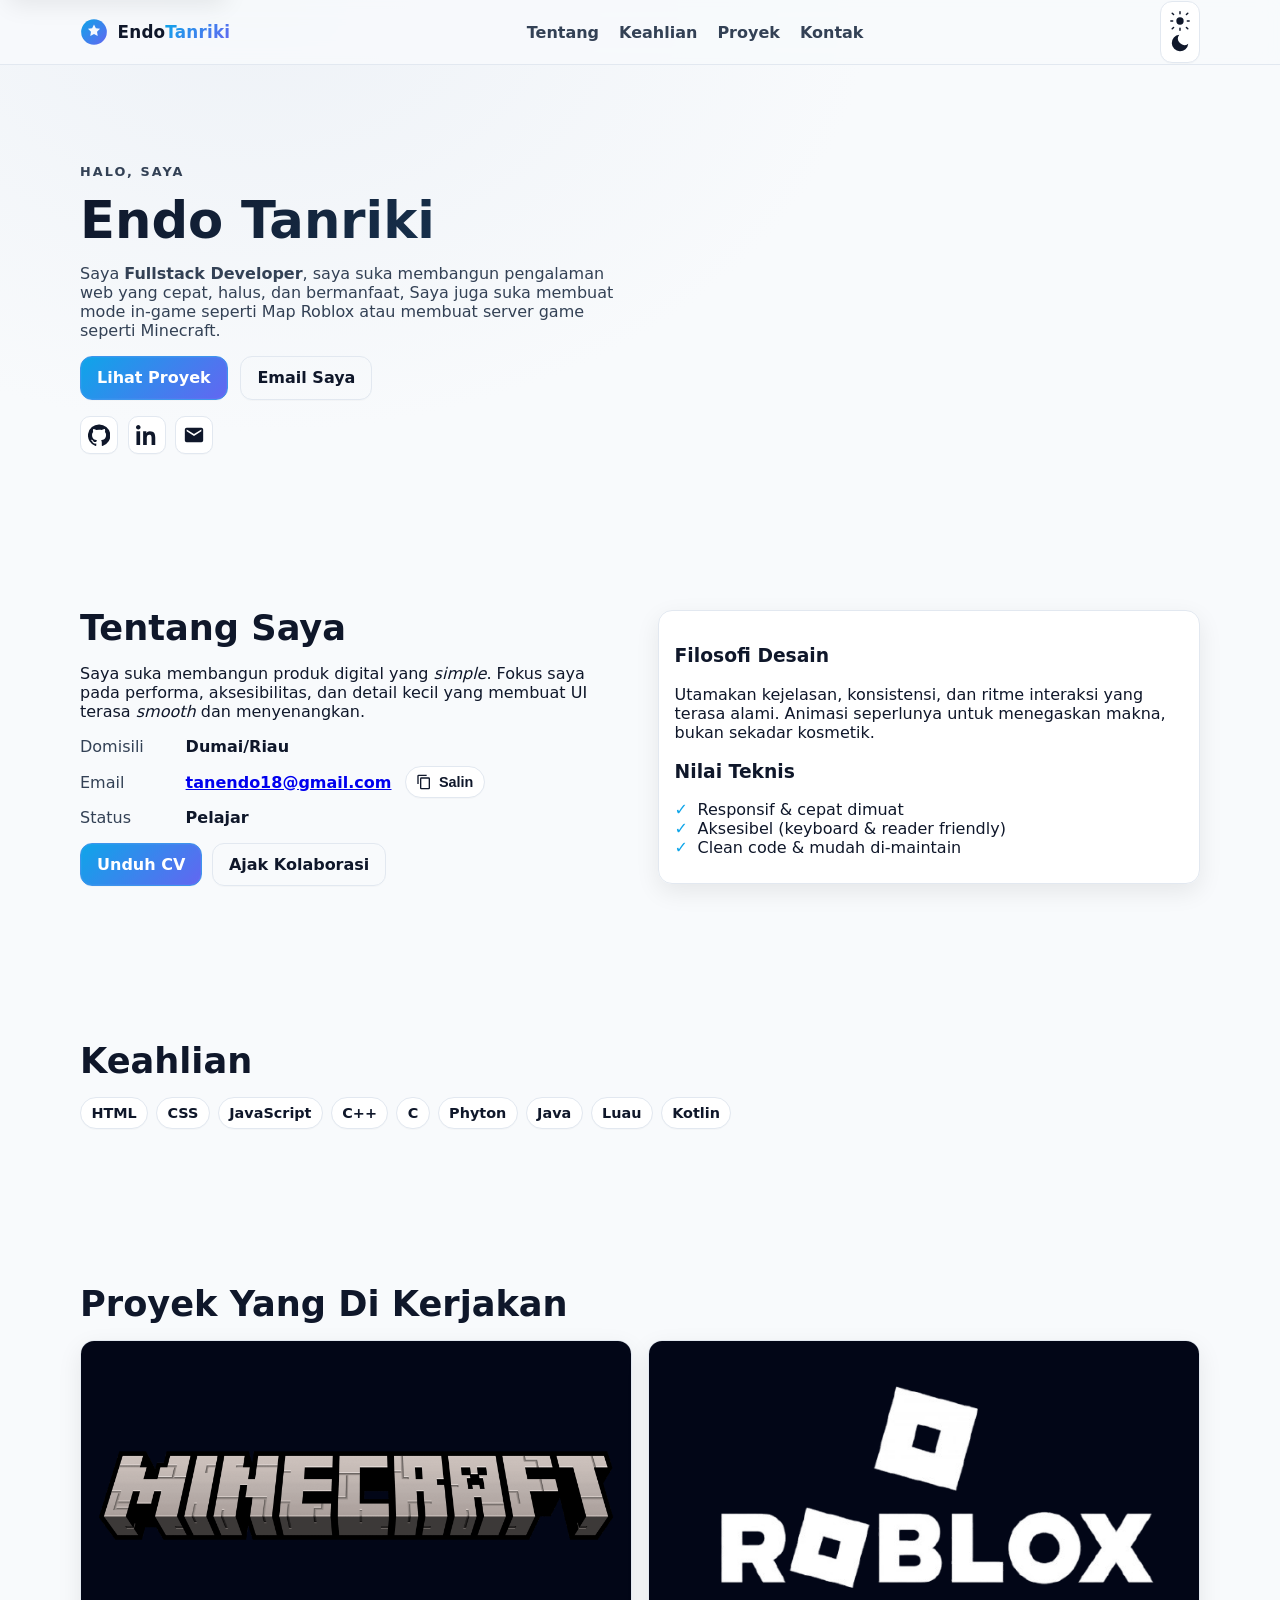
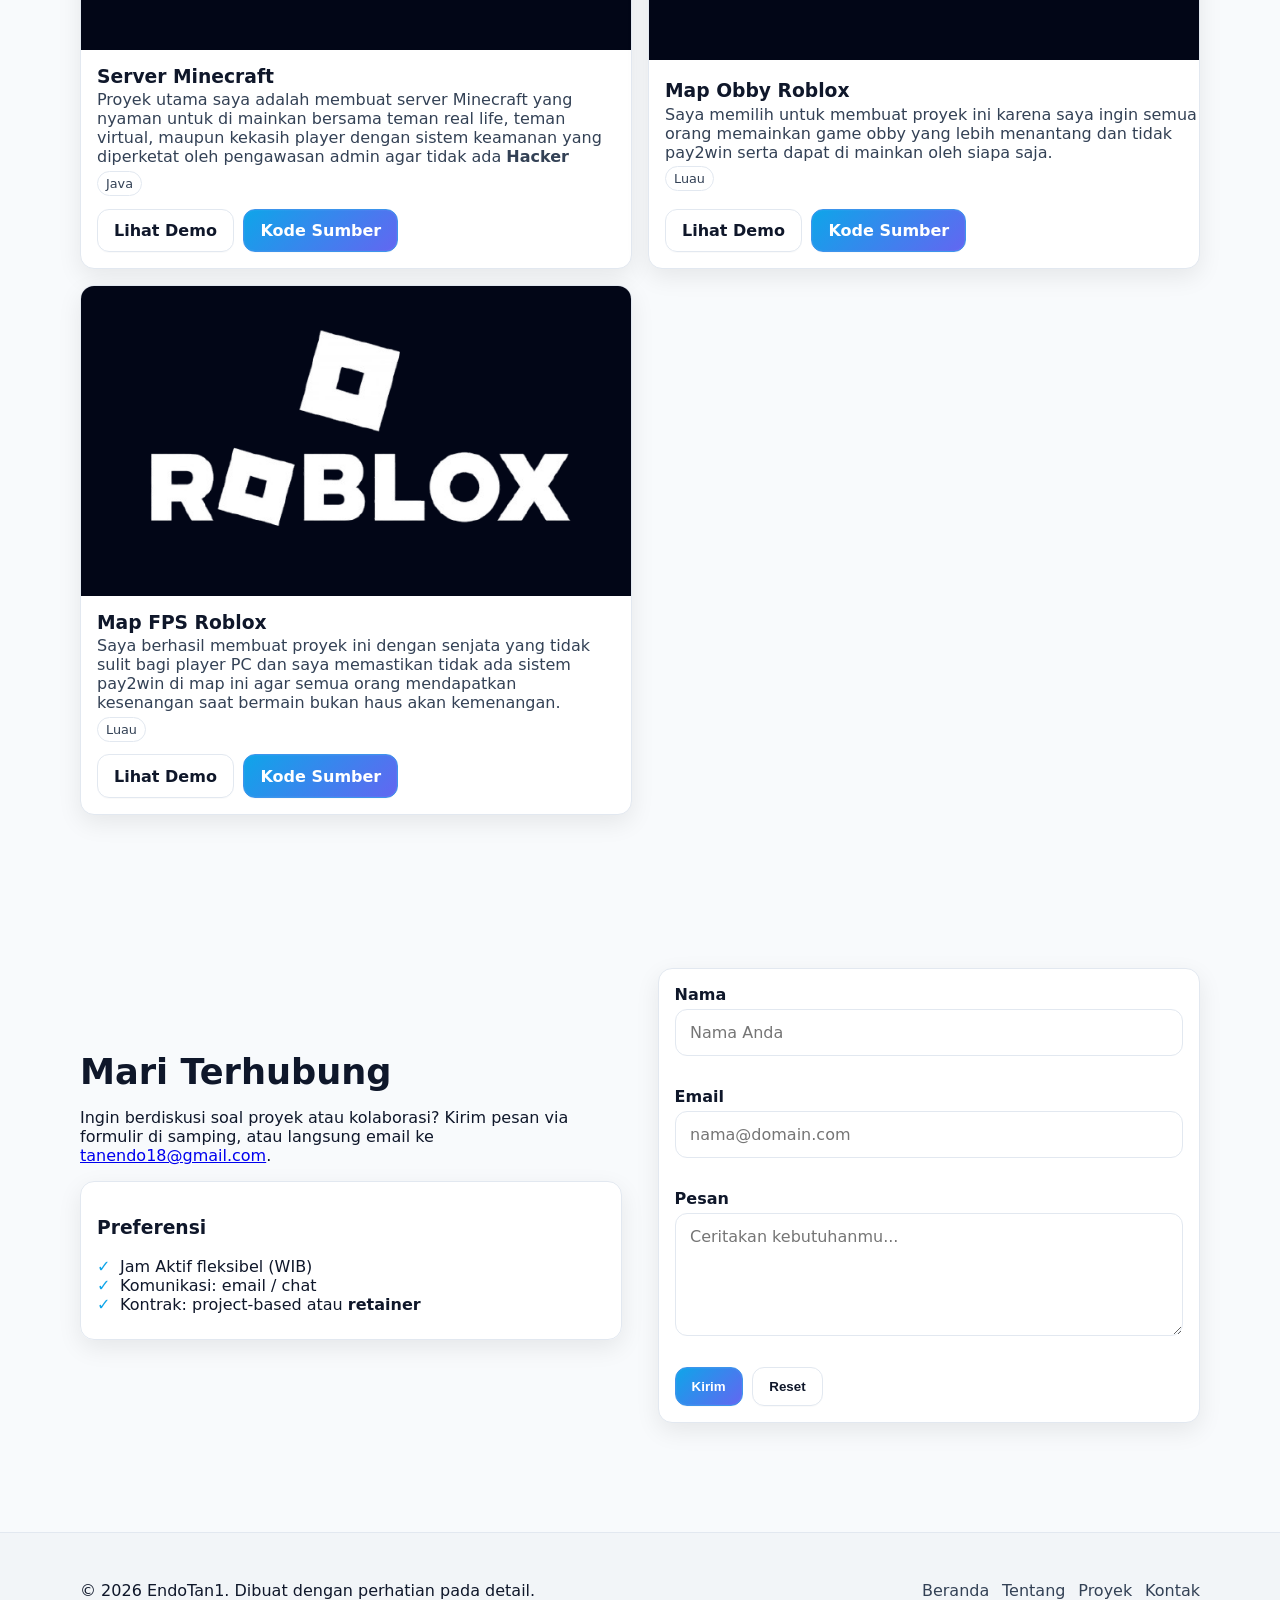
<file: index.html>
<!doctype html>
<html lang="id" class="no-js" data-theme="auto">
<head>
  <meta charset="utf-8" />
  <meta name="viewport" content="width=device-width, initial-scale=1" />
  <title>Portofolio - Endo Tanriki</title>
  <meta name="description" content="Portofolio pribadi: tentang saya, keahlian, proyek, dan cara menghubungi." />
  <meta name="color-scheme" content="light dark" />
  <meta name="theme-color" content="#0ea5e9" media="(prefers-color-scheme: light)">
  <meta name="theme-color" content="#0b1220" media="(prefers-color-scheme: dark)">
  <meta property="og:title" content="Endo Tanriki — Portofolio" />
  <meta property="og:description" content="Profil singkat, keahlian, proyek, dan kontak." />
  <meta property="og:type" content="website" />
  <meta property="og:image" content="favicon.svg" />
  <link rel="icon" href="favicon.svg" type="image/svg+xml">
  <link rel="stylesheet" href="styles.css" />
  <script defer src="script.js"></script>
</head>
<body>
  <a class="skip-link" href="#main">Lewati ke konten utama</a>

  <header class="site-header" id="top">
    <div class="container header-inner">
      <a class="brand" href="#top" aria-label="Beranda">
        <span class="logo" aria-hidden="true">
          <svg viewBox="0 0 48 48" width="28" height="28" role="img" aria-label="Logo">
            <defs>
              <linearGradient id="g" x1="0" y1="0" x2="1" y2="1">
                <stop offset="0%" stop-color="#0ea5e9"/><stop offset="100%" stop-color="#6366f1"/>
              </linearGradient>
            </defs>
            <circle cx="24" cy="24" r="22" fill="url(#g)"></circle>
            <path d="M24 11l3.2 6.5 7.2 1-5.2 5.1 1.2 7.4L24 27.5 17.6 31l1.2-7.4-5.2-5.1 7.2-1L24 11z" fill="white" opacity="0.95"/>
          </svg>
        </span>
        <span class="brand-text">Endo<span class="accent">Tanriki</span></span>
      </a>

      <nav class="nav" aria-label="Navigasi utama">
        <button class="nav__toggle" id="menuToggle" aria-expanded="false" aria-controls="navList">
          <span class="sr-only">Buka menu</span>
          <svg viewBox="0 0 24 24" width="24" height="24" aria-hidden="true"><path d="M3 6h18M3 12h18M3 18h18" stroke="currentColor" stroke-width="2" stroke-linecap="round"/></svg>
        </button>
        <ul class="nav__list" id="navList">
          <li><a href="#tentang">Tentang</a></li>
          <li><a href="#keahlian">Keahlian</a></li>
          <li><a href="#proyek">Proyek</a></li>
          <li><a href="#kontak">Kontak</a></li>
        </ul>
      </nav>

      <button class="btn-icon" id="themeToggle" aria-pressed="false" title="Ganti tema (Terang/Gelap)">
        <span class="sr-only">Ganti tema</span>
        <svg class="icon-sun" viewBox="0 0 24 24" width="22" height="22" aria-hidden="true">
          <path d="M12 4V2m0 20v-2M4 12H2m20 0h-2M5 5l-1.5-1.5M20.5 20.5 19 19M19 5l1.5-1.5M5 19 3.5 20.5" stroke="currentColor" stroke-width="1.6" stroke-linecap="round"/>
          <circle cx="12" cy="12" r="4" fill="currentColor"/>
        </svg>
        <svg class="icon-moon" viewBox="0 0 24 24" width="22" height="22" aria-hidden="true">
          <path d="M21 12.79A9 9 0 1 1 11.21 3a7 7 0 0 0 9.79 9.79z" fill="currentColor"/>
        </svg>
      </button>
    </div>
  </header>

  <main id="main">
    <!-- HERO -->
    <section class="section hero" aria-label="Pembuka">
      <div class="container grid-2">
        <div class="hero__text" data-reveal>
          <p class="eyebrow">Halo, saya</p>
          <h1 class="hero__title">
          <span class="grad-text">Endo <wbr>Tanriki</span>
          </h1>
          <p class="hero__tagline">Saya <strong>Fullstack Developer</strong>, saya suka membangun pengalaman web yang cepat, halus, dan bermanfaat, Saya juga suka membuat mode in-game seperti Map Roblox atau membuat server game seperti Minecraft.</p>
          <div class="hero__cta">
            <a class="btn btn--primary" href="#proyek">Lihat Proyek</a>
            <a class="btn btn--ghost" href="#kontak">Email Saya</a>
          </div>
          <ul class="socials">
            <li><a class="social" href="#" aria-label="GitHub"><svg viewBox="0 0 24 24" width="22" height="22" aria-hidden="true"><path fill="currentColor" d="M12 .5a12 12 0 0 0-3.79 23.4c.6.11.82-.26.82-.58v-2.02c-3.34.73-4.04-1.61-4.04-1.61-.55-1.4-1.35-1.78-1.35-1.78-1.1-.75.09-.74.09-.74 1.22.09 1.86 1.25 1.86 1.25 1.08 1.85 2.83 1.32 3.52 1.01.11-.79.42-1.32.76-1.62-2.67-.31-5.47-1.34-5.47-5.98 0-1.32.47-2.39 1.24-3.23-.12-.31-.54-1.56.12-3.25 0 0 1.01-.32 3.3 1.23a11.5 11.5 0 0 1 3-.4c1.02 0 2.05.14 3 .4 2.29-1.55 3.3-1.23 3.3-1.23.66 1.69.24 2.94.12 3.25.78.84 1.24 1.91 1.24 3.23 0 4.65-2.81 5.66-5.49 5.97.43.37.81 1.11.81 2.25v3.34c0 .32.22.7.82.58A12 12 0 0 0 12 .5"/></svg></a></li>
            <li><a class="social" href="#" aria-label="LinkedIn"><svg viewBox="0 0 24 24" width="22" height="22" aria-hidden="true"><path fill="currentColor" d="M4.98 3.5C4.98 4.88 3.86 6 2.5 6S0 4.88 0 3.5 1.12 1 2.5 1s2.48 1.12 2.48 2.5zM.5 8h4V23h-4V8zm7 0h3.8v2.05h.05c.53-1 1.82-2.05 3.75-2.05C20 8 21 11 21 15.1V23h-4v-7.3c0-1.74-.03-3.98-2.43-3.98-2.43 0-2.8 1.9-2.8 3.86V23h-4V8z"/></svg></a></li>
            <li><a class="social" href="#" aria-label="Email"><svg viewBox="0 0 24 24" width="22" height="22" aria-hidden="true"><path fill="currentColor" d="M20 4H4a2 2 0 0 0-2 2v12a2 2 0 0 0 2 2h16a2 2 0 0 0 2-2V6a2 2 0 0 0-2-2Zm0 4-8 5L4 8V6l8 5 8-5Z"/></svg></a></li>
          </ul>
        </div>
        <!-- Foto (akan kepakai nanti)
        <div class="hero__art" data-reveal>
          <div class="avatar">
            <img src="data:image/svg+xml;utf8,<?xml version='1.0' encoding='UTF-8'?><svg xmlns='link' width='480' height='480' viewBox='0 0 480 480'><defs><linearGradient id='g' x1='0' y1='0' x2='1' y2='1'><stop offset='0%' stop-color='%230ea5e9'/><stop offset='100%' stop-color='%236366f1'/></linearGradient></defs><rect width='480' height='480' rx='48' fill='url(%23g)'/><text x='50%' y='52%' dominant-baseline='middle' text-anchor='middle' font-family='Segoe UI, Roboto, Arial' font-size='160' fill='white' opacity='0.9'>NK</text></svg>" alt="Foto/Ilustrasi Profil">
          </div>
        </div>
        <div class="hero__shade" aria-hidden="true"></div>
      </div> -->
    </section>

    <!-- TENTANG -->
    <section id="tentang" class="section" aria-labelledby="h-tentang">
      <div class="container grid-2">
        <div data-reveal>
          <h2 id="h-tentang">Tentang Saya</h2>
          <p>Saya suka membangun produk digital yang <em>simple</em>. Fokus saya pada performa, aksesibilitas, dan detail kecil yang membuat UI terasa <em>smooth</em> dan menyenangkan.</p>
          <ul class="facts">
            <li><span>Domisili</span><strong>Dumai/Riau</strong></li>
            <li><span>Email</span><strong><a href="mailto:tanendo18@gmail.com">tanendo18@gmail.com</a></strong> <button class="chip chip--icon" data-copy="tanendo18@gmail.com" aria-label="Salin email"><svg viewBox="0 0 24 24" width="16" height="16" aria-hidden="true"><path fill="currentColor" d="M16 1H4a2 2 0 0 0-2 2v12h2V3h12V1Zm3 4H8a2 2 0 0 0-2 2v14a2 2 0 0 0 2 2h11a2 2 0 0 0 2-2V7a2 2 0 0 0-2-2Zm0 16H8V7h11v14Z"/></svg> Salin</button></li>
            <li><span>Status</span><strong>Pelajar</strong></li>
          </ul>
          <div class="actions">
            <!-- ke CV-->
            <a class="btn btn--primary" href="#" target="_blank" rel="noopener">Unduh CV</a>
            <a class="btn btn--ghost" href="#kontak">Ajak Kolaborasi</a>
          </div>
        </div>
        <div data-reveal>
          <div class="card">
            <h3>Filosofi Desain</h3>
            <p>Utamakan kejelasan, konsistensi, dan ritme interaksi yang terasa alami. Animasi seperlunya untuk menegaskan makna, bukan sekadar kosmetik.</p>
            <h3>Nilai Teknis</h3>
            <ul class="tick">
              <li>Responsif & cepat dimuat</li>
              <li>Aksesibel (keyboard & reader friendly)</li>
              <li>Clean code & mudah di-maintain</li>
            </ul>
          </div>
        </div>
      </div>
    </section>

    <!-- KEAHLIAN -->
    <section id="keahlian" class="section" aria-labelledby="h-keahlian">
      <div class="container">
        <h2 id="h-keahlian" data-reveal>Keahlian</h2>
        <div class="skills" data-reveal>
          <!-- Skill -->
          <span class="chip">HTML</span>
          <span class="chip">CSS</span>
          <span class="chip">JavaScript</span>
          <span class="chip">C++</span>
          <span class="chip">C</span>
          <span class="chip">Phyton</span>
          <span class="chip">Java</span>
          <span class="chip">Luau</span>
          <span class="chip">Kotlin</span>
        </div>
      </div>
    </section>

    <!-- PROYEK -->
    <section id="proyek" class="section" aria-labelledby="h-proyek">
      <div class="container">
        <h2 id="h-proyek" data-reveal>Proyek Yang Di Kerjakan</h2>

        <div class="projects">
          <!-- Card 1 -->
          <article class="project-card" data-reveal>
            <picture class="project-card__media">
              <img loading="lazy" alt="Cuplikan proyek 1" src="Minecraft-Logo.png"/>
            </picture>
            <div class="project-card__body">
              <div>
                <h3>Server Minecraft</h3>
                <p>Proyek utama saya adalah membuat server Minecraft yang nyaman untuk di mainkan bersama teman real life, teman virtual, maupun kekasih player dengan sistem keamanan yang diperketat oleh pengawasan admin agar tidak ada <strong> Hacker</strong> </p>
                <ul class="tags">
                  <li>Java</li>
                </ul>
              </div>
              <div class="project-card__actions">
                <a class="btn btn--ghost" href="#" target="_blank" rel="noopener">Lihat Demo</a>
                <a class="btn btn--primary" href="#" target="_blank" rel="noopener">Kode Sumber</a>
              </div>
            </div>
          </article>

          <!-- Card 2 -->
          <article class="project-card" data-reveal>
            <picture class="project-card__media">
              <img loading="lazy" alt="Cuplikan proyek 2" src="roblox.png"/>
            </picture>
            <div class="project-card__body">
              <div>
                <h3>Map Obby Roblox</h3>
                <p>Saya memilih untuk membuat proyek ini karena saya ingin semua orang memainkan game obby yang lebih menantang dan tidak pay2win serta dapat di mainkan oleh siapa saja.</p>
                <ul class="tags">
                  <li>Luau</li>
                </ul>
              </div>
              <div class="project-card__actions">
                <a class="btn btn--ghost" href="#" target="_blank" rel="noopener">Lihat Demo</a>
                <a class="btn btn--primary" href="#" target="_blank" rel="noopener">Kode Sumber</a>
              </div>
            </div>
          </article>

          <!-- Card 3 -->
          <article class="project-card" data-reveal>
            <picture class="project-card__media">
              <img loading="lazy" alt="Cuplikan proyek 3" src="roblox.png"/>
            </picture>
            <div class="project-card__body">
              <div>
                <h3>Map FPS Roblox</h3>
                <p>Saya berhasil membuat proyek ini dengan senjata yang tidak sulit bagi player PC dan saya memastikan tidak ada sistem pay2win di map ini agar semua orang mendapatkan kesenangan saat bermain bukan haus akan kemenangan.</p>
                <ul class="tags">
                  <li>Luau</li>
                </ul>
              </div>
              <div class="project-card__actions">
                <a class="btn btn--ghost" href="#" target="_blank" rel="noopener">Lihat Demo</a>
                <a class="btn btn--primary" href="#" target="_blank" rel="noopener">Kode Sumber</a>
              </div>
            </div>
          </article>
        </div>
      </div>
    </section>

    <!-- KONTAK -->
    <section id="kontak" class="section" aria-labelledby="h-kontak">
      <div class="container grid-2">
        <div data-reveal>
          <h2 id="h-kontak">Mari Terhubung</h2>
          <p>Ingin berdiskusi soal proyek atau kolaborasi? Kirim pesan via formulir di samping, atau langsung email ke <a href="mailto:tanendo18@gmail.com">tanendo18@gmail.com</a>.</p>
          <div class="card">
            <h3>Preferensi</h3>
            <ul class="tick">
              <li>Jam Aktif fleksibel (WIB)</li>
              <li>Komunikasi: email / chat</li>
              <li>Kontrak: project‑based atau <strong>retainer</strong></li>
            </ul>
          </div>
        </div>

        <div data-reveal>
          <form id="contactForm" class="form" autocomplete="on" novalidate>
            <div class="form__row">
              <label for="f-name">Nama</label>
              <input id="f-name" name="name" type="text" placeholder="Nama Anda" required minlength="2" />
              <small class="error" aria-live="polite"></small>
            </div>
            <div class="form__row">
              <label for="f-email">Email</label>
              <input id="f-email" name="email" type="email" inputmode="email" placeholder="nama@domain.com" required />
              <small class="error" aria-live="polite"></small>
            </div>
            <div class="form__row">
              <label for="f-message">Pesan</label>
              <textarea id="f-message" name="message" rows="5" placeholder="Ceritakan kebutuhanmu..." required minlength="10"></textarea>
              <small class="error" aria-live="polite"></small>
            </div>

            <div class="form__actions">
              <button class="btn btn--primary" type="submit">Kirim</button>
              <button class="btn btn--ghost" type="reset">Reset</button>
            </div>
          </form>
        </div>
      </div>
    </section>
  </main>

  <button class="to-top" id="toTop" aria-label="Kembali ke atas">
    <svg viewBox="0 0 24 24" width="22" height="22" aria-hidden="true">
      <path d="M12 19V5m0 0-7 7m7-7 7 7" stroke="currentColor" stroke-width="2" stroke-linecap="round" stroke-linejoin="round"/>
    </svg>
  </button>

  <footer class="site-footer">
    <div class="container footer-inner">
      <p>© <span id="y"></span> EndoTan1. Dibuat dengan perhatian pada detail.</p>
      <ul class="footer-links">
        <li><a href="#top">Beranda</a></li>
        <li><a href="#tentang">Tentang</a></li>
        <li><a href="#proyek">Proyek</a></li>
        <li><a href="#kontak">Kontak</a></li>
      </ul>
    </div>
  </footer>

  <noscript>
    <style>.no-js [data-reveal]{opacity:1; transform:none}</style>
    <div class="container" style="padding:1rem 0; text-align:center">
      <small>JavaScript nonaktif — animasi dinonaktifkan.</small>
    </div>
  </noscript>
</body>
</html>
</file>
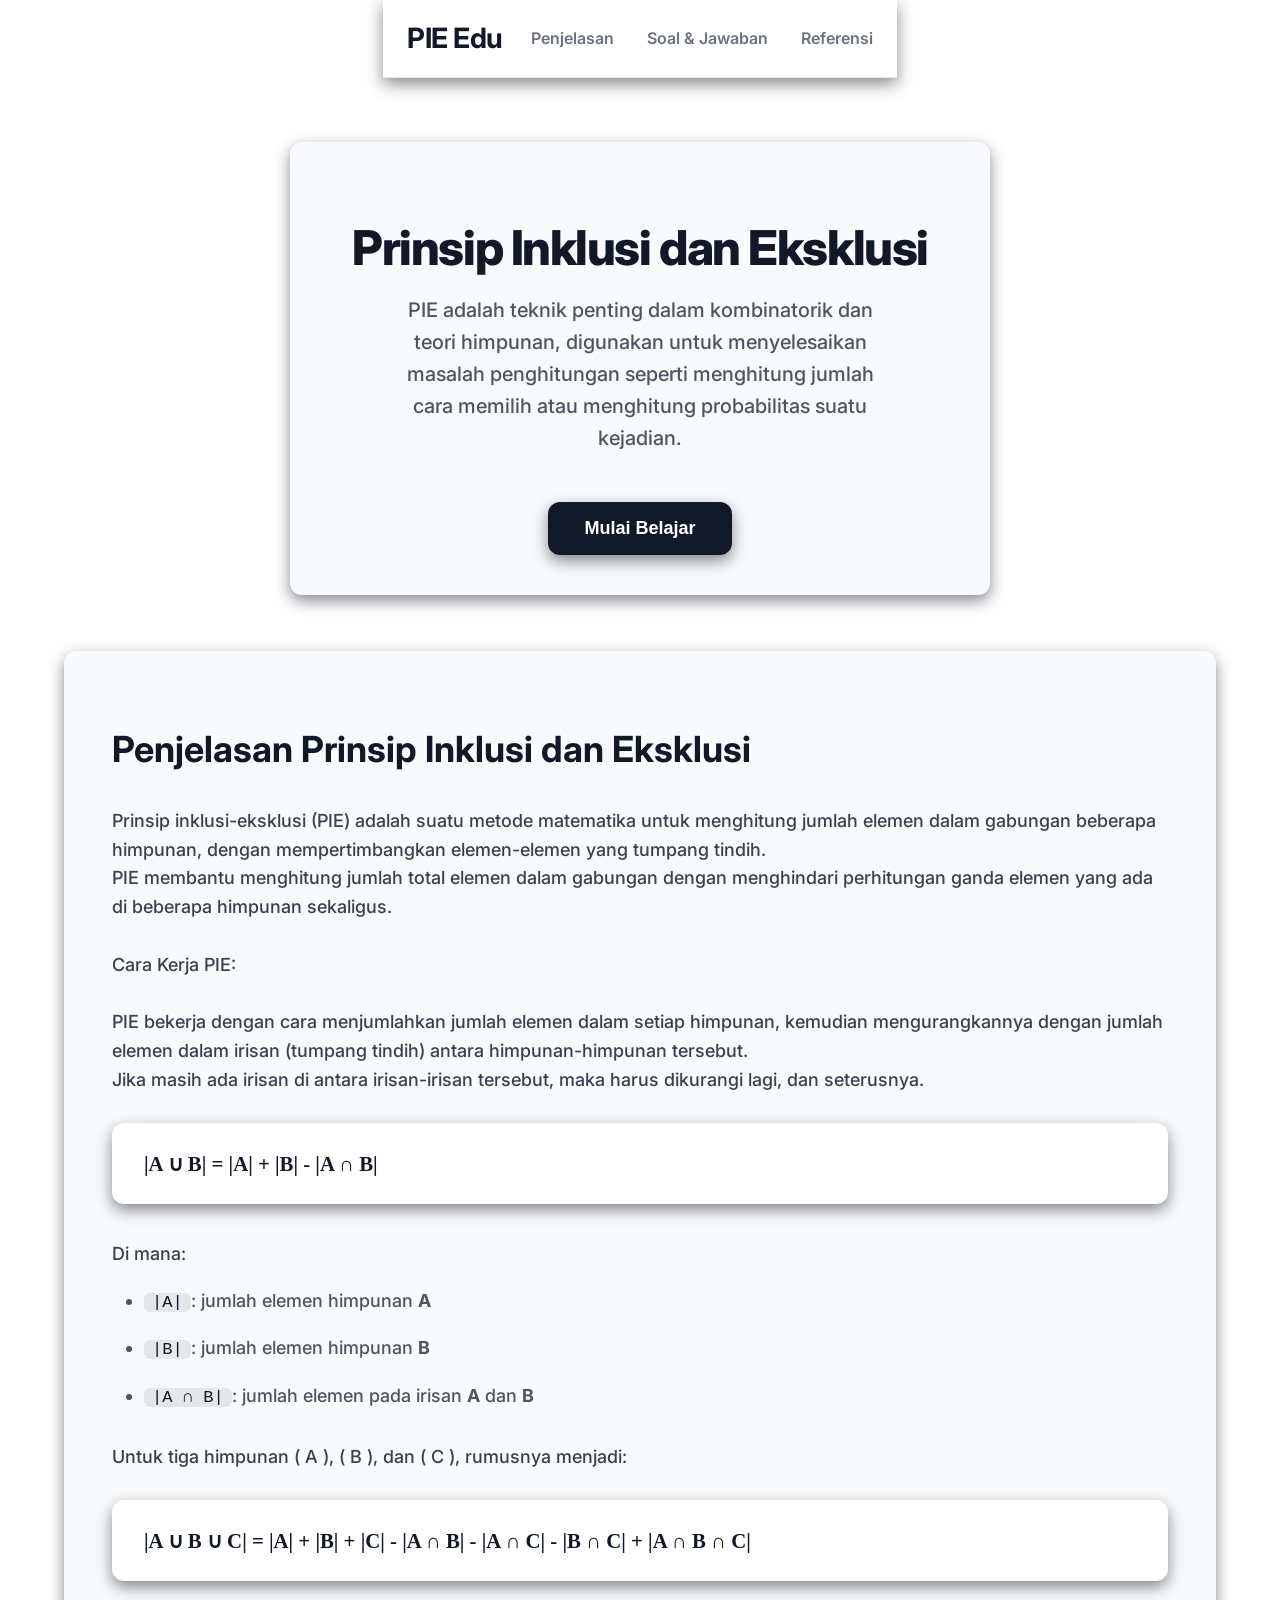
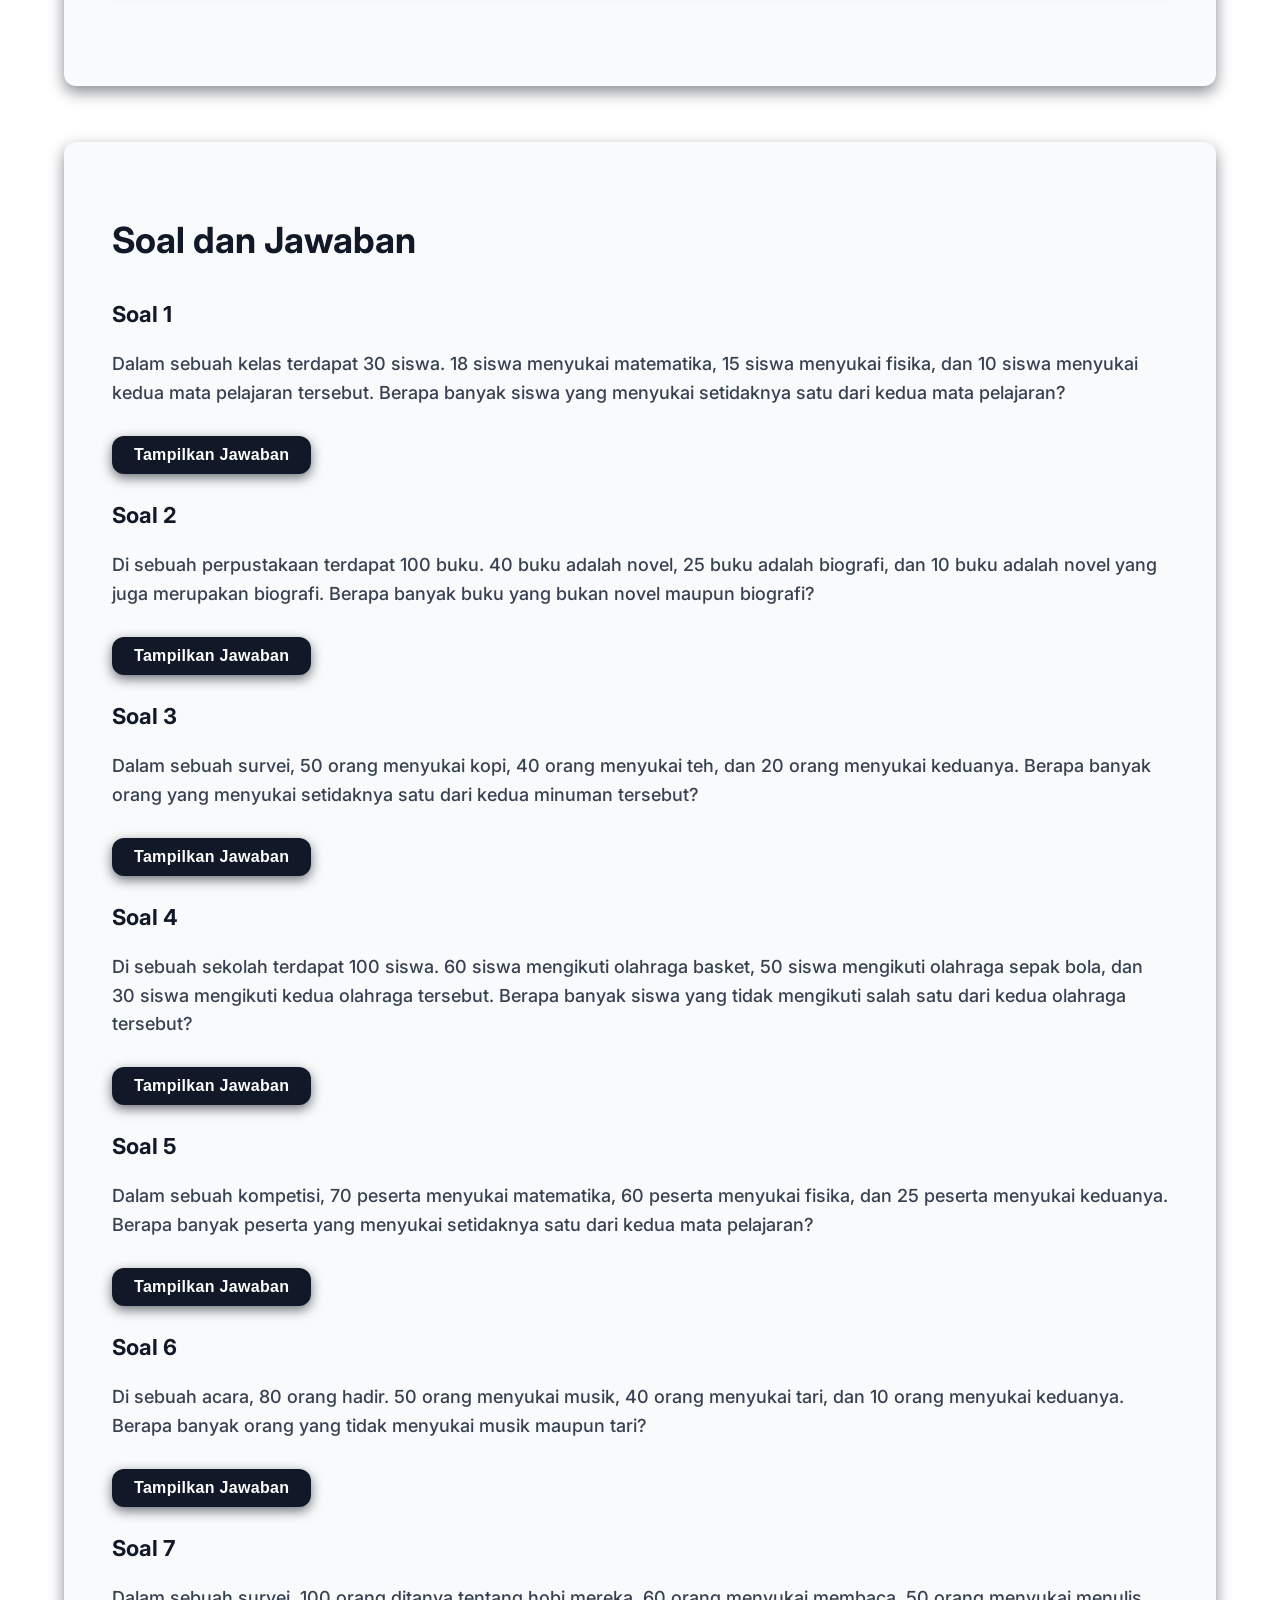
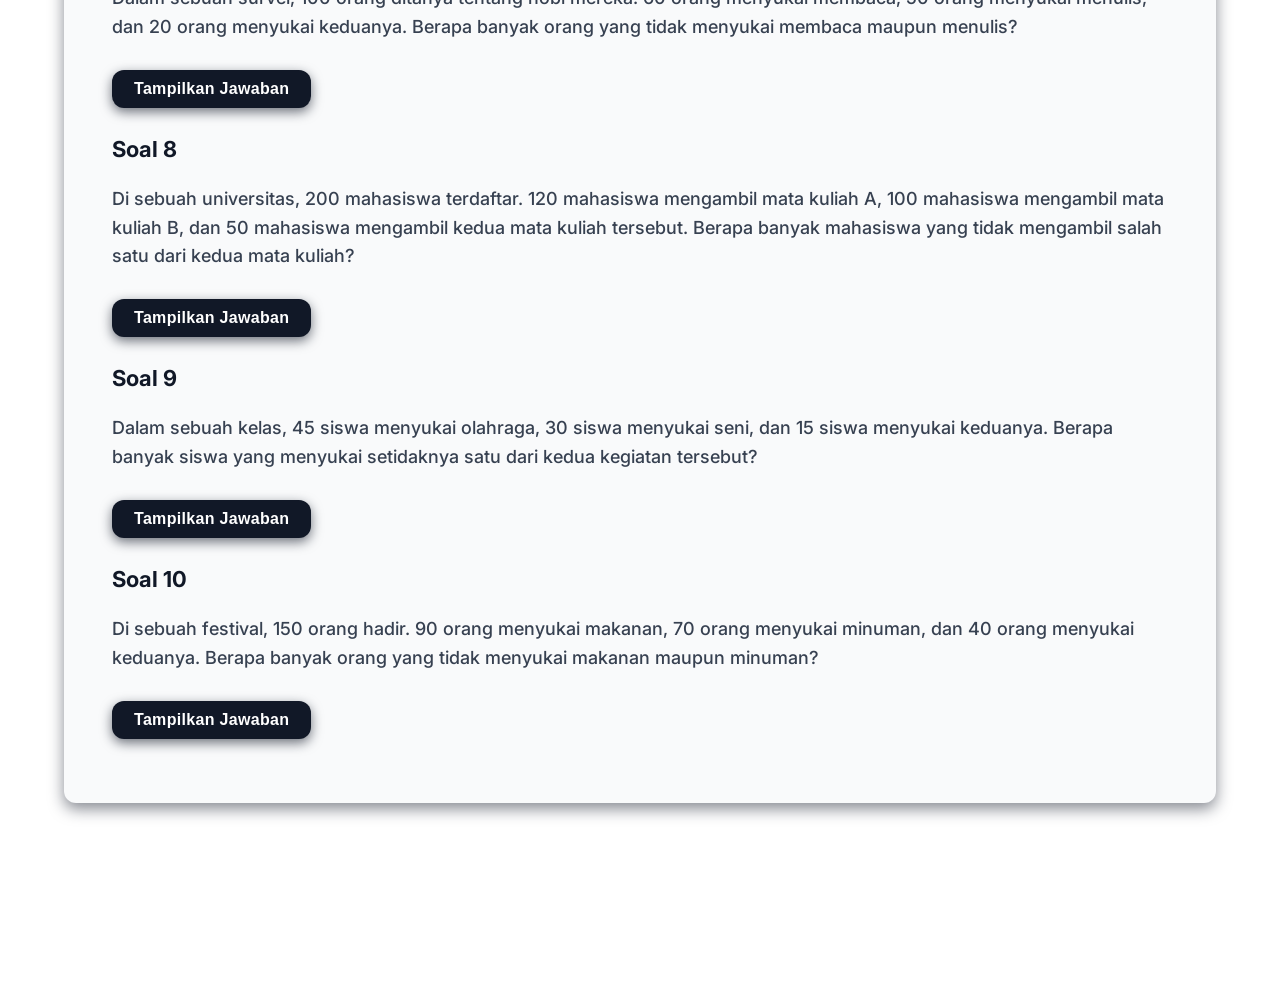
<file: PIE.html>
<!DOCTYPE html>
<html lang="id">
<head>
  <meta charset="UTF-8" />
  <meta name="viewport" content="width=device-width, initial-scale=1" />
  <title>Prinsip Inklusi dan Eksklusi - Materi & Soal</title>
  <style>
    @import url('https://fonts.googleapis.com/css2?family=Inter:wght@400;600;700&display=swap');

    /* Reset & base */
    *, *::before, *::after {
      box-sizing: border-box;
    }
    body {
      margin: 0;
      font-family: 'Inter', sans-serif;
      background-color: #fff;
      color: #6b7280;
      line-height: 1.6;
      font-size: 18px;
      min-height: 100vh;
      display: flex;
      flex-direction: column;
      align-items: center;
      padding: 0 24px 64px;
      -webkit-font-smoothing: antialiased;
      -moz-osx-font-smoothing: grayscale;
    }

    a {
      color: #374151;
      text-decoration: none;
      transition: color 0.3s ease;
    }
    a:hover, a:focus {
      color: #111827;
      outline: none;
      text-decoration: underline;
    }

    header {
      position: sticky;
      top: 0;
      background: #fff;
      border-bottom: 1px solid #e5e7eb;
      padding: 16px 24px;
      display: flex;
      justify-content: space-between;
      align-items: center;
      box-shadow: 0 1px 5px rgb(0 0 0 / 0.05);
      z-index: 100;
      box-shadow: 0 6px 15px rgb(17 24 39 / 0.5);
    }
    header .logo {
      font-weight: 700;
      font-size: 28px;
      color: #111827;
      user-select: none;
      letter-spacing: -0.02em;
    }
    nav a {
      margin-left: 28px;
      font-weight: 600;
      font-size: 16px;
      color: #6b7280;
      cursor: pointer;
      position: relative;
    }
    nav a::after {
      content: "";
      position: absolute;
      left: 0;
      bottom: -4px;
      width: 0%;
      height: 2px;
      background: #111827;
      transition: width 0.3s cubic-bezier(0.4,0,0.2,1);
      border-radius: 2px;
    }
    nav a:hover::after,
    nav a:focus::after {
      width: 100%;
    }

    main {
      max-width: 1200px;
      width: 100%;
      padding: 64px 24px 64px;
    }

    .hero {
      text-align: center;
      max-width: 700px;
      margin: 0 auto 56px;
    }
    .hero-title {
      font-weight: 800;
      font-size: 48px;
      color: #111827;
      line-height: 1.1;
      margin-bottom: 18px;
      letter-spacing: -0.03em;
    }
    .hero-subtitle {
      font-size: 20px;
      color: #4b5563;
      margin-bottom: 48px;
      max-width: 480px;
      margin-left: auto;
      margin-right: auto;
      font-weight: 500;
    }
    .btn-primary {
      padding: 16px 36px;
      border-radius: 0.75rem;
      background-color: #111827;
      color: white;
      font-weight: 700;
      font-size: 18px;
      border: none;
      cursor: pointer;
      user-select: none;
      transition: background-color 0.3s ease, box-shadow 0.3s ease;
      box-shadow: 0 6px 15px rgb(17 24 39 / 0.5);
    }
    .btn-primary:hover,
    .btn-primary:focus {
      background-color: #374151;
      outline: none;
      box-shadow: 0 6px 24px rgb(55 65 81 / 0.8);
    }

    section {
      background: #f9fafb;
      border-radius: 0.75rem;
      box-shadow: 0 6px 15px rgb(17 24 39 / 0.5);
      padding: 40px 48px;
      margin-bottom: 56px;
      color: #374151;
    }
    h2 {
      font-weight: 700;
      font-size: 36px;
      margin-bottom: 28px;
      color: #111827;
    }
    p, li {
      margin-bottom: 18px;
      font-weight: 500;
    }
    ul, ol {
      padding-left: 32px;
      margin-bottom: 32px;
      color: #4b5563;
      font-weight: 500;
    }
    code {
      background: #e5e7eb;
      padding: 0 8px;
      border-radius: 6px;
      font-family: 'Fira Mono', monospace;
      font-size: 0.95em;
      color: #111827;
    }

    .math-block {
      background: white;
      padding: 24px 32px;
      margin: 28px 0 36px;
      font-size: 1.3rem;
      font-weight: 600;
      color: #111827;
      border-radius: 0.75rem;
      box-shadow: 0 6px 15px rgb(17 24 39 / 0.5);
      font-family: 'Cambria Math', 'Times New Roman', serif;
      overflow-x: auto;
      user-select: text;
    }

    .question {
      margin-bottom: 24px;
    }
    .question-title {
      font-weight: 700;
      font-size: 22px;
      color: #111827;
      margin-bottom: 12px;
    }
    .answer {
      margin-top: 12px;
      background: white;
      border-radius: 0.75rem;
      box-shadow: 0 4px 15px rgb(0 0 0 / 0.07);
      padding: 24px 32px;
      color: #4b5563;
      font-size: 17px;
      font-weight: 500;
      display: none;
      white-space: pre-line;
    }

    .btn-show {
      display: inline-block;
      margin-top: 10px;
      padding: 10px 22px;
      border-radius: 0.75rem;
      background-color: #111827;
      color: #fff;
      font-weight: 700;
      font-size: 16px;
      border: none;
      cursor: pointer;
      user-select: none;
      transition: background-color 0.3s ease, box-shadow 0.3s ease;
      box-shadow: 0 4px 12px rgb(17 24 39 / 0.6);
      letter-spacing: 0.02em;
    }
    .btn-show:hover,
    .btn-show:focus {
      background-color: #374151;
      outline: none;
      box-shadow: 0 6px 20px rgb(55 65 81 / 0.85);
    }

    @media (max-width: 768px) {
      .hero-title {
        font-size: 36px;
      }
      .hero-subtitle {
        font-size: 16px;
        max-width: 100%;
      }
      section {
        padding: 32px 24px;
      }
      .answer {
        font-size: 16px;
        padding: 20px 24px;
      }
      .btn-show {
        font-size: 15px;
        padding: 10px 20px;
      }
    }
  </style>
  <link rel=”icon” href=”file:///C:/Users/Tanri/Downloads/OSN.PNG”>
</head>
<body>
  <header role="banner">
    <div class="logo" tabindex="0" aria-label="Logo Prinsip Inklusi dan Eksklusi">PIE Edu</div>
    <nav role="navigation" aria-label="Navigasi Utama">
      <a href="#penjelasan" tabindex="0">Penjelasan</a>
      <a href="#soal" tabindex="0">Soal & Jawaban</a>
      <a href="https://www.wikipedia.org/" target="_blank" rel="noopener noreferrer" tabindex="0" aria-label="Wikipedia - Prinsip Inklusi dan Eksklusi">Referensi</a>
    </nav>
  </header>

  <main>
    <section class="hero" aria-labelledby="headline">
      <h1 id="headline" class="hero-title">Prinsip Inklusi dan Eksklusi</h1>
      <p class="hero-subtitle">
        PIE adalah teknik penting dalam kombinatorik dan teori himpunan, digunakan untuk menyelesaikan masalah penghitungan seperti menghitung jumlah cara memilih atau menghitung probabilitas suatu kejadian.
      </p>
      <button 
        class="btn-primary" 
        onclick="document.getElementById('penjelasan').scrollIntoView({ behavior: 'smooth' });" 
        aria-label="Scroll ke penjelasan">
        Mulai Belajar
      </button>
    </section>

    <section id="penjelasan" aria-labelledby="penjelasan-heading">
      <h2 id="penjelasan-heading">Penjelasan Prinsip Inklusi dan Eksklusi</h2>
      <p>Prinsip inklusi-eksklusi (PIE) adalah suatu metode matematika untuk menghitung jumlah elemen dalam gabungan beberapa himpunan, dengan mempertimbangkan elemen-elemen yang tumpang tindih. <br>PIE membantu menghitung jumlah total elemen dalam gabungan dengan menghindari perhitungan ganda elemen yang ada di beberapa himpunan sekaligus. 
        <br><br>Cara Kerja PIE:
        <br><br>PIE bekerja dengan cara menjumlahkan jumlah elemen dalam setiap himpunan, kemudian mengurangkannya dengan jumlah elemen dalam irisan (tumpang tindih) antara himpunan-himpunan tersebut. <br>Jika masih ada irisan di antara irisan-irisan tersebut, maka harus dikurangi lagi, dan seterusnya.</p>
      <div class="math-block" role="math" aria-label="Rumus Inklusi dan Eksklusi untuk dua himpunan">
        |A ∪ B| = |A| + |B| - |A ∩ B| 
      </div>
      <p>Di mana:</p>
      <ul>
        <li><code>|A|</code>: jumlah elemen himpunan <strong>A</strong></li>
        <li><code>|B|</code>: jumlah elemen himpunan <strong>B</strong></li>
        <li><code>|A ∩ B|</code>: jumlah elemen pada irisan <strong>A</strong> dan <strong>B</strong></li>
      </ul>
      <p>Untuk tiga himpunan ( A ), ( B ), dan ( C ), rumusnya menjadi:</p>
      <div class="math-block" role="math" aria-label="Rumus Inklusi dan Eksklusi untuk tiga himpunan">
         |A ∪ B ∪ C| = |A| + |B| + |C| - |A ∩ B| - |A ∩ C| - |B ∩ C| + |A ∩ B ∩ C| 
      </div>
      <br>
    </section>

    <section id="soal" aria-labelledby="soal-heading">
      <h2 id="soal-heading">Soal dan Jawaban</h2>

      <article class="question" aria-labelledby="q1">
        <h3 id="q1" class="question-title">Soal 1</h3>
        <p>Dalam sebuah kelas terdapat 30 siswa. 18 siswa menyukai matematika, 15 siswa menyukai fisika, dan 10 siswa menyukai kedua mata pelajaran tersebut. Berapa banyak siswa yang menyukai setidaknya satu dari kedua mata pelajaran?</p>
        <button class="btn-show" aria-expanded="false" aria-controls="answer1" onclick="toggleAnswer(this, 'answer1')">Tampilkan Jawaban</button>
        <div id="answer1" class="answer" aria-live="polite" aria-hidden="true">
          <div class="math-block">|M ∪ F| = |M| + |F| - |M ∩ F| = 18 + 15 - 10 = 23</div>
          Jadi, 23 siswa menyukai setidaknya satu dari kedua mata pelajaran tersebut.
        </div>
      </article>

      <article class="question" aria-labelledby="q2">
        <h3 id="q2" class="question-title">Soal 2</h3>
        <p>Di sebuah perpustakaan terdapat 100 buku. 40 buku adalah novel, 25 buku adalah biografi, dan 10 buku adalah novel yang juga merupakan biografi. Berapa banyak buku yang bukan novel maupun biografi?</p>
        <button class="btn-show" aria-expanded="false" aria-controls="answer2" onclick="toggleAnswer(this, 'answer2')">Tampilkan Jawaban</button>
        <div id="answer2" class="answer" aria-live="polite" aria-hidden="true">
          <div class="math-block">|N ∪ B| = |N| + |B| - |N ∩ B| = 40 + 25 - 10 = 55</div>
          Buku yang bukan novel maupun biografi adalah:<br />
          <div class="math-block">100 - 55 = 45</div>
        </div>
      </article>

      <article class="question" aria-labelledby="q3">
        <h3 id="q3" class="question-title">Soal 3</h3>
        <p>Dalam sebuah survei, 50 orang menyukai kopi, 40 orang menyukai teh, dan 20 orang menyukai keduanya. Berapa banyak orang yang menyukai setidaknya satu dari kedua minuman tersebut?</p>
        <button class="btn-show" aria-expanded="false" aria-controls="answer3" onclick="toggleAnswer(this, 'answer3')">Tampilkan Jawaban</button>
        <div id="answer3" class="answer" aria-live="polite" aria-hidden="true">
          <div class="math-block">|K ∪ T| = |K| + |T| - |K ∩ T| = 50 + 40 - 20 = 70</div>
          Jadi, 70 orang menyukai setidaknya satu dari kedua minuman tersebut.
        </div>
      </article>

      <article class="question" aria-labelledby="q4">
        <h3 id="q4" class="question-title">Soal 4</h3>
        <p>Di sebuah sekolah terdapat 100 siswa. 60 siswa mengikuti olahraga basket, 50 siswa mengikuti olahraga sepak bola, dan 30 siswa mengikuti kedua olahraga tersebut. Berapa banyak siswa yang tidak mengikuti salah satu dari kedua olahraga tersebut?</p>
        <button class="btn-show" aria-expanded="false" aria-controls="answer4" onclick="toggleAnswer(this, 'answer4')">Tampilkan Jawaban</button>
        <div id="answer4" class="answer" aria-live="polite" aria-hidden="true">
          <div class="math-block">|B ∪ S| = |B| + |S| - |B ∩ S| = 60 + 50 - 30 = 80</div>
          Siswa yang tidak mengikuti salah satu olahraga adalah:<br />
          <div class="math-block">100 - 80 = 20</div>
        </div>
      </article>

      <article class="question" aria-labelledby="q5">
        <h3 id="q5" class="question-title">Soal 5</h3>
        <p>Dalam sebuah kompetisi, 70 peserta menyukai matematika, 60 peserta menyukai fisika, dan 25 peserta menyukai keduanya. Berapa banyak peserta yang menyukai setidaknya satu dari kedua mata pelajaran?</p>
        <button class="btn-show" aria-expanded="false" aria-controls="answer5" onclick="toggleAnswer(this, 'answer5')">Tampilkan Jawaban</button>
        <div id="answer5" class="answer" aria-live="polite" aria-hidden="true">
          <div class="math-block">|M ∪ F| = |M| + |F| - |M ∩ F| = 70 + 60 - 25 = 105</div>
          Jadi, 105 peserta menyukai setidaknya satu mata pelajaran.
        </div>
      </article>

      <article class="question" aria-labelledby="q6">
        <h3 id="q6" class="question-title">Soal 6</h3>
        <p>Di sebuah acara, 80 orang hadir. 50 orang menyukai musik, 40 orang menyukai tari, dan 10 orang menyukai keduanya. Berapa banyak orang yang tidak menyukai musik maupun tari?</p>
        <button class="btn-show" aria-expanded="false" aria-controls="answer6" onclick="toggleAnswer(this, 'answer6')">Tampilkan Jawaban</button>
        <div id="answer6" class="answer" aria-live="polite" aria-hidden="true">
          <div class="math-block">|M ∪ T| = |M| + |T| - |M ∩ T| = 50 + 40 - 10 = 80</div>
          Karena hasilnya menyamai total orang, tidak ada yang tidak menyukai keduanya.
        </div>
      </article>

      <article class="question" aria-labelledby="q7">
        <h3 id="q7" class="question-title">Soal 7</h3>
        <p>Dalam sebuah survei, 100 orang ditanya tentang hobi mereka. 60 orang menyukai membaca, 50 orang menyukai menulis, dan 20 orang menyukai keduanya. Berapa banyak orang yang tidak menyukai membaca maupun menulis?</p>
        <button class="btn-show" aria-expanded="false" aria-controls="answer7" onclick="toggleAnswer(this, 'answer7')">Tampilkan Jawaban</button>
        <div id="answer7" class="answer" aria-live="polite" aria-hidden="true">
          <div class="math-block">|R ∪ W| = |R| + |W| - |R ∩ W| = 60 + 50 - 20 = 90</div>
          Orang yang tidak menyukai keduanya:<br />
          <div class="math-block">100 - 90 = 10</div>
        </div>
      </article>

      <article class="question" aria-labelledby="q8">
        <h3 id="q8" class="question-title">Soal 8</h3>
        <p>Di sebuah universitas, 200 mahasiswa terdaftar. 120 mahasiswa mengambil mata kuliah A, 100 mahasiswa mengambil mata kuliah B, dan 50 mahasiswa mengambil kedua mata kuliah tersebut. Berapa banyak mahasiswa yang tidak mengambil salah satu dari kedua mata kuliah?</p>
        <button class="btn-show" aria-expanded="false" aria-controls="answer8" onclick="toggleAnswer(this, 'answer8')">Tampilkan Jawaban</button>
        <div id="answer8" class="answer" aria-live="polite" aria-hidden="true">
          <div class="math-block">|A ∪ B| = |A| + |B| - |A ∩ B| = 120 + 100 - 50 = 170</div>
          Jadi, mahasiswa yang tidak mengambil salah satu mata kuliah adalah:<br />
          <div class="math-block">200 - 170 = 30</div>
        </div>
      </article>

      <article class="question" aria-labelledby="q9">
        <h3 id="q9" class="question-title">Soal 9</h3>
        <p>Dalam sebuah kelas, 45 siswa menyukai olahraga, 30 siswa menyukai seni, dan 15 siswa menyukai keduanya. Berapa banyak siswa yang menyukai setidaknya satu dari kedua kegiatan tersebut?</p>
        <button class="btn-show" aria-expanded="false" aria-controls="answer9" onclick="toggleAnswer(this, 'answer9')">Tampilkan Jawaban</button>
        <div id="answer9" class="answer" aria-live="polite" aria-hidden="true">
          <div class="math-block">|O ∪ S| = |O| + |S| - |O ∩ S| = 45 + 30 - 15 = 60</div>
          Jadi, 60 siswa menyukai setidaknya satu dari kedua kegiatan.
        </div>
      </article>

      <article class="question" aria-labelledby="q10">
        <h3 id="q10" class="question-title">Soal 10</h3>
        <p>Di sebuah festival, 150 orang hadir. 90 orang menyukai makanan, 70 orang menyukai minuman, dan 40 orang menyukai keduanya. Berapa banyak orang yang tidak menyukai makanan maupun minuman?</p>
        <button class="btn-show" aria-expanded="false" aria-controls="answer10" onclick="toggleAnswer(this, 'answer10')">Tampilkan Jawaban</button>
        <div id="answer10" class="answer" aria-live="polite" aria-hidden="true">
          <div class="math-block">|M ∪ D| = |M| + |D| - |M ∩ D| = 90 + 70 - 40 = 120</div>
          Orang yang tidak menyukai keduanya:<br />
          <div class="math-block">150 - 120 = 30</div>
        </div>
      </article>
    </section>
  </main>

  <script>
    function toggleAnswer(button, answerId) {
      const answerEl = document.getElementById(answerId);
      const isVisible = answerEl.style.display === 'block';
      answerEl.style.display = isVisible ? 'none' : 'block';
      button.setAttribute('aria-expanded', String(!isVisible));
      answerEl.setAttribute('aria-hidden', String(isVisible));
      if (!isVisible) {
        answerEl.focus();
      }
    }
  </script>
</body>
</html>
</file>
<file: styles.css>
:root {
  --radius: 14px;
  --radius-sm: 10px;
  --radius-xs: 8px;
  --shadow-1: 0 8px 24px rgba(0,0,0,.08);
  --shadow-2: 0 12px 40px rgba(0,0,0,.12);
  --header-h: 64px;
  --container-w: 1120px;

  /* Light theme */
  --bg: #f8fafc;
  --surface: #ffffff;
  --muted: #eef2f7;
  --card: #ffffff;
  --text: #0f172a;
  --text-soft: #334155;
  --border: #e2e8f0;
  --primary: #0ea5e9;
  --primary-2: #6366f1;
  --ring: rgba(14,165,233,.4);
}

html[data-theme="dark"] {
  --bg: #0b1220;
  --surface: #0f172a;
  --muted: #0b122088;
  --card: #0f172a;
  --text: #e5e7eb;
  --text-soft: #cbd5e1;
  --border: #1f2937;
  --primary: #38bdf8;
  --primary-2: #818cf8;
  --ring: rgba(56,189,248,.4);
}

*,
*::before,
*::after { box-sizing: border-box; }

html,body { height: 100%; scroll-behavior:smooth; }

body {
  margin: 0;
  font-family: ui-sans-serif, system-ui, -apple-system, Segoe UI, Roboto, Helvetica, Arial, "Apple Color Emoji", "Segoe UI Emoji";
  background: radial-gradient(80% 80% at 20% 0%, var(--muted) 0%, transparent 60%) no-repeat, var(--bg);
  color: var(--text);
  -webkit-font-smoothing: antialiased;
  -moz-osx-font-smoothing: grayscale;
}

/* A11y */
:focus-visible {
  outline: 3px solid var(--primary);
  outline-offset: 2px;
  box-shadow: 0 0 0 6px var(--ring);
  border-radius: var(--radius-xs);
}
.sr-only { position:absolute; width:1px; height:1px; padding:0; margin:-1px; overflow:hidden; clip:rect(0,0,0,0); white-space:nowrap; border:0; }

.skip-link {
  position: absolute; left: 8px; top: -40px;
  background: var(--surface); color: var(--text);
  padding: .5rem .75rem; border-radius: var(--radius-xs);
  box-shadow: var(--shadow-1); transition: top .2s ease;
  z-index: 1000; border:1px solid var(--border);
}
.skip-link:focus { top: 8px; }

/* Header */
.site-header {
  position: sticky; top: 0; z-index: 100;
  backdrop-filter: blur(10px);
  background: color-mix(in oklab, var(--bg), transparent 12%);
  border-bottom: 1px solid var(--border);
}
.header-inner {
  display:flex; align-items:center; justify-content:space-between;
  height: var(--header-h);
}
.container { width: min(var(--container-w), 92%); margin-inline:auto; }

.brand { display:flex; align-items:center; gap:.6rem; text-decoration:none; color:var(--text); font-weight:700; }
.brand .brand-text { letter-spacing:.2px; font-size:1.05rem; }
.brand .accent { background: linear-gradient(135deg, var(--primary), var(--primary-2)); -webkit-background-clip: text; background-clip: text; color: transparent; }

.logo { display:inline-grid; place-items:center; border-radius:12px; }

.nav { display:flex; align-items:center; gap:1rem; }
.nav__toggle { display:none; background:transparent; border:0; padding:.4rem; border-radius:10px; }
.nav__toggle:hover { background: color-mix(in oklab, var(--primary), transparent 88%); }
.nav__list { display:flex; gap:1.25rem; list-style:none; margin:0; padding:0; }
.nav__list a { color: var(--text-soft); text-decoration: none; font-weight:600; }
.nav__list a:hover { color: var(--text); }
@media (max-width: 820px) {
  .nav__toggle{display:block}
  .nav__list{ position:fixed; inset: var(--header-h) 0 auto 0; background:var(--surface);
    border-bottom: 1px solid var(--border); transform: translateY(-120%);
    transition: transform .3s ease; padding: 1rem 1.2rem; gap: .8rem; flex-direction:column;
  }
  .nav__list[data-open="true"] { transform: translateY(0); }
}

/* Buttons */
.btn, .btn-icon {
  --btn-bg: var(--surface);
  --btn-fg: var(--text);
  --btn-bd: var(--border);
  appearance:none; border:1px solid var(--btn-bd); border-radius: 12px;
  background: var(--btn-bg); color: var(--btn-fg);
  padding: .7rem 1rem; font-weight:700; text-decoration:none; cursor:pointer;
  box-shadow: 0 1px 0 rgba(0,0,0,.02), inset 0 0 0 1px rgba(255,255,255,.03);
  transition: transform .08s ease, background .2s ease, box-shadow .2s ease, border-color .2s ease, color .2s ease;
}
.btn:hover { transform: translateY(-1px); box-shadow: var(--shadow-1); }
.btn:active { transform: translateY(0); }
.btn--primary {
  --btn-bg: linear-gradient(135deg, var(--primary), var(--primary-2));
  --btn-fg: #fff;
  --btn-bd: color-mix(in oklab, var(--primary), var(--primary-2) 30%);
}
.btn--ghost { background: transparent; }
.btn-icon { display:inline-grid; place-items:center; padding:.5rem; }
.btn-icon svg { display:block; }
.icon-moon{ display:none }
html[data-theme="dark"] .icon-sun{ display:none }
html[data-theme="dark"] .icon-moon{ display:block }

/* Sections */
.section { padding: clamp(2.5rem, 6vw, 5rem) 0; scroll-margin-top: calc(var(--header-h) + 12px); }
.section h2 { font-size: clamp(1.6rem, 3.6vw, 2.2rem); margin: 0 0 1rem; }
.grid-2 { display:grid; grid-template-columns: 1fr 1fr; gap: clamp(1rem, 2.8vw, 2.2rem); align-items:center; }
@media (max-width: 900px) { .grid-2 { grid-template-columns: 1fr; } }

/* Hero */
.hero { position:relative; }
.eyebrow { text-transform: uppercase; letter-spacing: .16em; font-weight:800; font-size:.8rem; color: var(--text-soft); }
.hero__title { font-size: clamp(2rem, 5vw, 3.2rem); line-height:1.1; margin:.2rem 0 .6rem; }
.grad-text { background: linear-gradient(135deg, var(--text), color-mix(in oklab, var(--text), var(--primary) 20%));
  -webkit-background-clip: text; background-clip: text; color: transparent; }
.hero__tagline { color: var(--text-soft); max-width: 60ch; }
.hero__cta { display:flex; gap:.8rem; margin-top: 1rem; }
.socials { display:flex; gap:.6rem; list-style:none; padding:0; margin:1rem 0 0; }
.social { display:grid; place-items:center; width:38px; height:38px; border-radius:10px; border:1px solid var(--border); color:var(--text); background: var(--surface); box-shadow: 0 1px 0 rgba(0,0,0,.02); }
.social:hover { transform: translateY(-1px); box-shadow: var(--shadow-1); }

.hero__art { display:grid; place-items:center; }
.avatar {
  width: min(320px, 80%); aspect-ratio: 1/1; border-radius: 24px;
  background: linear-gradient(135deg, var(--primary), var(--primary-2)); padding: 6px;
  box-shadow: var(--shadow-2);
  animation: float 7s ease-in-out infinite;
}
.avatar img { width:100%; height:100%; object-fit:cover; border-radius: 18px; display:block; }
@keyframes float { 50% { transform: translateY(-6px); } }

.hero__shade {
  position:absolute; inset:auto 0 -1px 0; height: 140px;
  background: linear-gradient(to bottom, transparent, var(--bg));
  pointer-events:none;
}

/* Content blocks */
.card {
  border:1px solid var(--border); background: color-mix(in oklab, var(--surface), transparent 2%);
  border-radius: var(--radius); padding: 1rem; box-shadow: var(--shadow-1);
}
.facts { list-style:none; padding:0; margin: 1rem 0; display:grid; gap:.6rem; }
.facts li { display:flex; align-items:center; gap:.6rem; flex-wrap:wrap; }
.facts span { color: var(--text-soft); min-width: 96px; }
.facts .chip { margin-left:.25rem; }
.actions { display:flex; gap:.6rem; margin-top: 1rem; }
.tick { list-style: none; padding:0; margin:.6rem 0; }
.tick li::before { content:"✓"; margin-right:.6rem; color:var(--primary); font-weight:800; }

/* Skills */
.skills { display:flex; flex-wrap:wrap; gap:.5rem; }
.chip {
  display:inline-flex; align-items:center; gap:.4rem;
  border:1px solid var(--border); background: var(--surface); color: var(--text);
  padding: .45rem .65rem; border-radius: 999px; font-weight:600; font-size:.9rem;
  box-shadow: 0 1px 0 rgba(0,0,0,.02);
}

/* Projects */
.projects { display:grid; grid-template-columns: repeat(12, 1fr); gap: 1rem; margin-top: 1rem; }
.project-card { grid-column: span 6; display:grid; background: var(--surface); border:1px solid var(--border); border-radius: var(--radius); overflow:hidden; box-shadow: var(--shadow-1); }
.project-card__media { display:block; background: #020617; aspect-ratio: 16 / 9; }
.project-card__media img { width:100%; height:100%; object-fit:cover; display:block; }
.project-card__body { display:flex; flex-direction:column; justify-content:space-between; gap: .8rem; padding: 1rem; }
.project-card h3 { margin:0 0 .2rem; }
.project-card p { color: var(--text-soft); margin:.2rem 0 .3rem; }
.tags { display:flex; flex-wrap:wrap; gap:.35rem; list-style:none; padding:0; margin:.2rem 0 0; }
.tags li { font-size:.8rem; border:1px solid var(--border); border-radius: 999px; padding:.25rem .5rem; color:var(--text-soft); }
.project-card__actions { display:flex; gap:.6rem; flex-wrap:wrap; }
@media (max-width: 1000px) { .project-card { grid-column: span 12; } }

/* Form */
.form { display:grid; gap:.75rem; border:1px solid var(--border); border-radius: var(--radius); padding: 1rem; background: var(--surface); box-shadow: var(--shadow-1); }
.form__row { display:grid; gap:.3rem; }
label { font-weight:700; }
input, textarea {
  width:100%; padding:.8rem .9rem; border-radius: 12px; border:1px solid var(--border);
  background: color-mix(in oklab, var(--surface), transparent 2%); color: var(--text); font: inherit;
  box-shadow: inset 0 1px 0 rgba(255,255,255,.03);
}
input:focus-visible, textarea:focus-visible { border-color: var(--primary); }
.error { min-height: 1.1em; color: #dc2626; }
.form__actions { display:flex; gap:.6rem; align-items:center; }
.form__note { margin:.5rem 0 0; color: var(--text-soft); font-size:.9rem; }

/* Footer */
.site-footer { border-top: 1px solid var(--border); padding: 2rem 0; margin-top: 2rem; background: color-mix(in oklab, var(--muted), transparent 40%); }
.footer-inner { display:flex; align-items:center; justify-content:space-between; gap:1rem; flex-wrap:wrap; }
.footer-links { list-style:none; padding:0; margin:0; display:flex; gap:.8rem; }
.footer-links a { color: var(--text-soft); text-decoration:none; }
.footer-links a:hover { color: var(--text); }

/* Reveal on scroll */
[data-reveal] { opacity: 0; transform: translateY(14px); transition: opacity .6s ease, transform .6s ease; }
[data-reveal].in { opacity: 1; transform: none; }
@media (prefers-reduced-motion: reduce) {
  [data-reveal] { opacity:1 !important; transform:none !important; }
  .avatar { animation: none !important; }
}

/* Back to top */
.to-top {
  position: fixed; right: 16px; bottom: 16px; z-index: 50;
  width: 42px; height: 42px; border-radius: 12px; border:1px solid var(--border);
  background: var(--surface); box-shadow: var(--shadow-1); display:grid; place-items:center;
  transform: translateY(120%); transition: transform .2s ease, opacity .2s ease;
  opacity: 0;
}
.to-top.show { transform: translateY(0); opacity:1; }

/* Utilities */
.header-inner, .footer-inner { padding: 0; }
.hero .container { padding-top: .6rem; }
</file>
